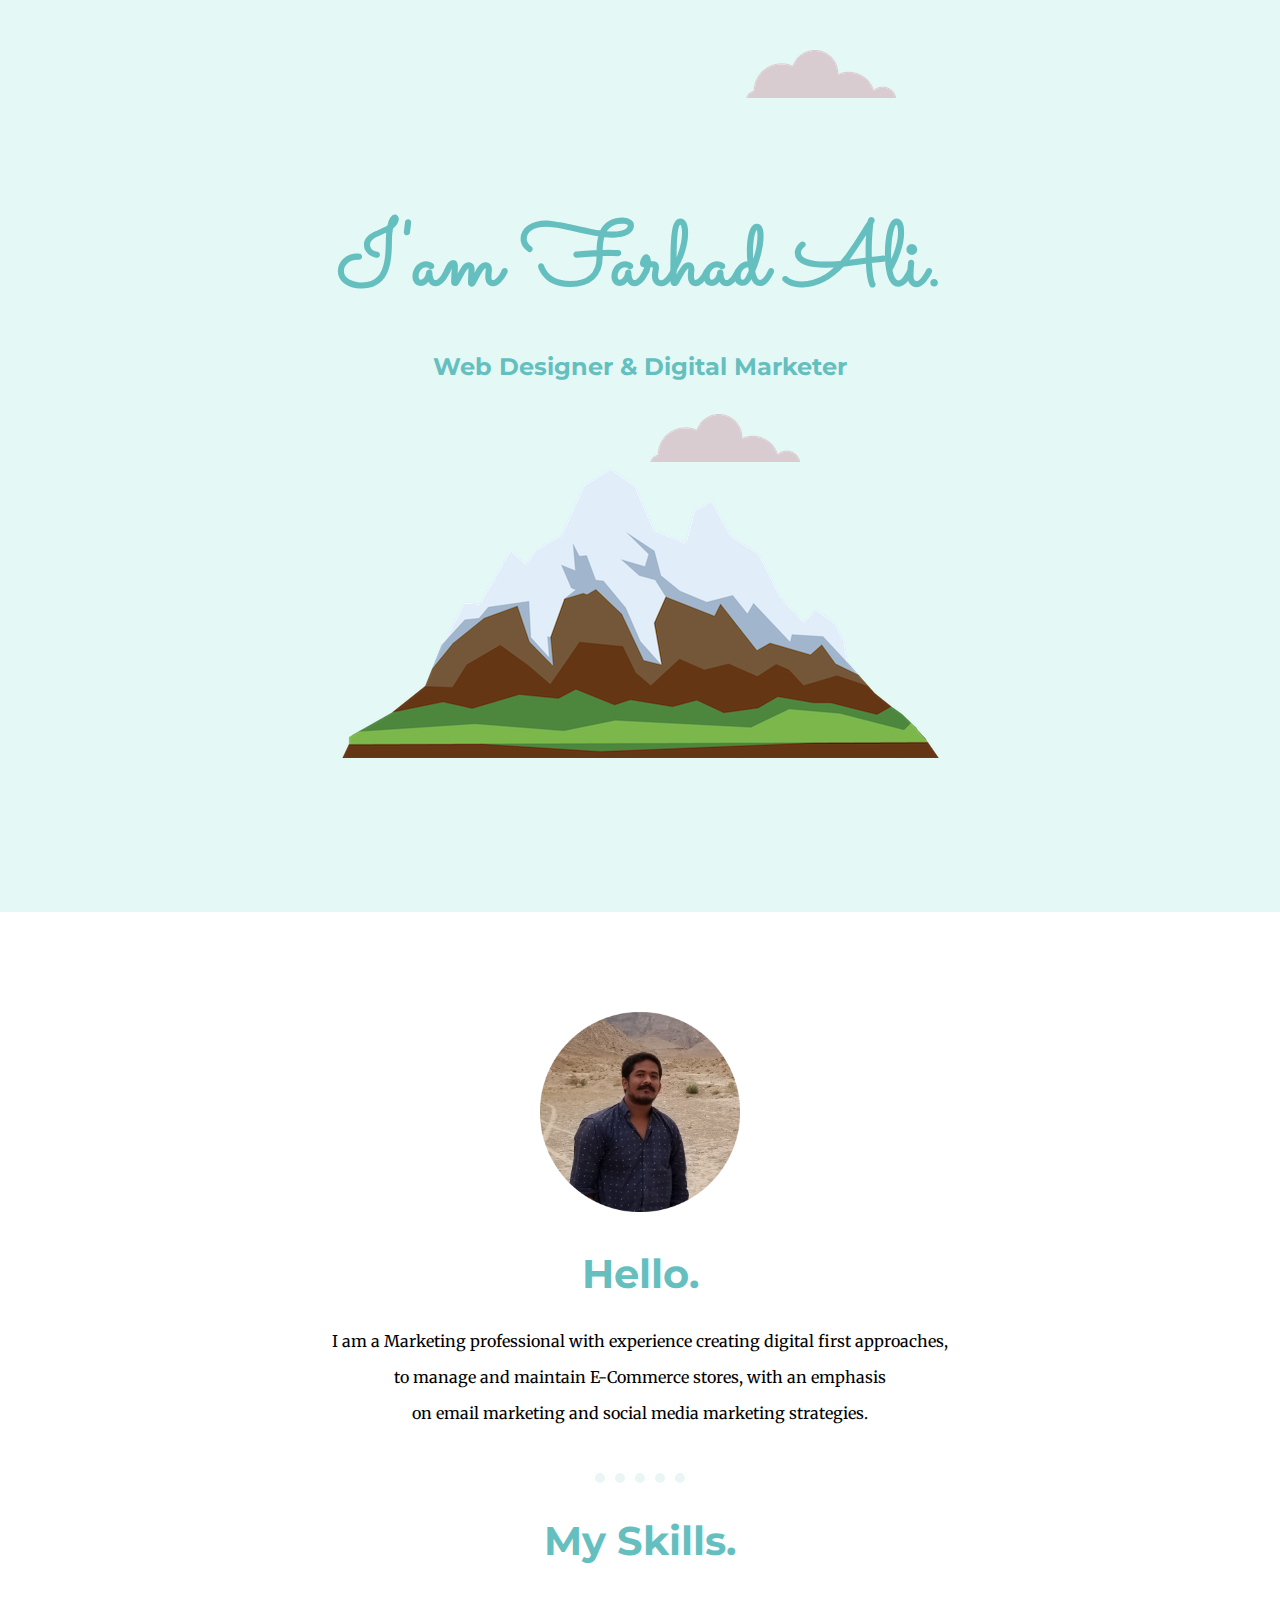
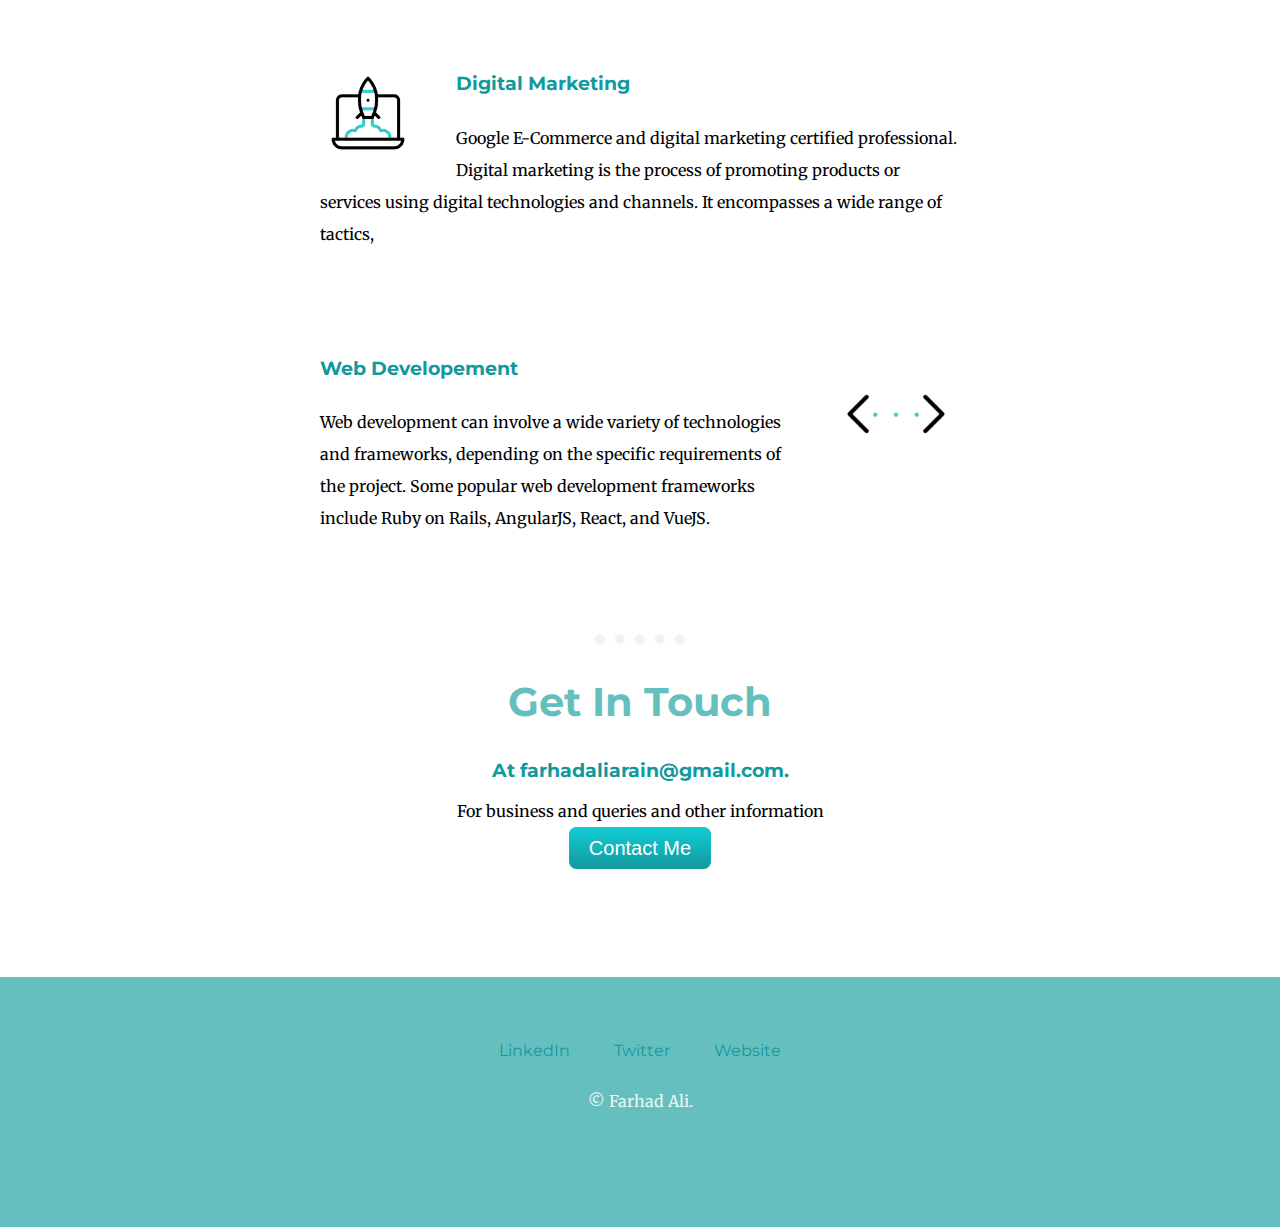
<file: index.html>
<!DOCTYPE html>
<html lang="e">
    <head>
        <meta charset="utf-8">
        <link rel="stylesheet" href="css\styles.css">
        <link rel="icon" href="favicon.ico">
        <link rel="preconnect" href="https://fonts.googleapis.com">
        <link rel="preconnect" href="https://fonts.gstatic.com" crossorigin>
        <link href="https://fonts.googleapis.com/css2?family=Merriweather&family=Montserrat:wght@300&family=Sacramento&display=swap" rel="stylesheet">

        <title>
            Farhad Ali
        </title>
    </head>
    <body>
        <div class="top-container">
        <img src="site image\cloud.png" alt="Cloud image" class="cloud1">  
            <h1 class="far">I'am Farhad Ali.</h1>
        <h2 class="webh2">Web Designer & Digital Marketer</h2>
        <img src="site image\cloud.png" alt="cloud image" class="cloud2">
        <img src="site image\mountain.png" alt="mountain image" class="mountain">
        </div>
        <div class="middle-container">
            <div class="profile">
              <img src="images\20200807_191452-modified.png" alt="Farhad Ali" class="imgfar">
              <h2>Hello.</h2>
              <p>I am a Marketing professional with experience creating digital first approaches,</p><p>to manage and maintain E-Commerce stores, with an emphasis</p> <p>on email marketing and social media marketing strategies.</p>
            </div>
            <hr>
            <div class="skills">
              <h2>My Skills.</h2>
              <div class="skill-row">
                <img class="imgskill" src="images\startup.gif" alt="skills img">
                <h3>Digital Marketing</h3>
                <p> Google E-Commerce and digital marketing certified professional. Digital marketing is the process of promoting products or services using digital technologies and channels. It encompasses a wide range of tactics,</p>
              </div>
              <div class="skill-row">
                <img class="imgdev" src="images\responsive.gif" alt="webdev">
                <h3>Web Developement</h3>
                <p>Web development can involve a wide variety of technologies and frameworks, depending on the specific requirements of the project. Some popular web development frameworks include Ruby on Rails, AngularJS, React, and VueJS.</p>
              </div>
            </div>
            <hr>
            <div class="contact-me">
              <h2>Get In Touch</h2>
              <h3>At farhadaliarain@gmail.com.</h3>
              <p>For business and queries and other information</p>
              <a class="btn" href="mailto:name@email.com">Contact Me</a>
            </div>
          </div>
          
          
          <div class="bottom-container">
            <a class="footer-link" href="https://linkedin.com/in/farhad-ali-101688195/">LinkedIn</a>
            <a class="footer-link" href="https://twitter.com/farhad_arain">Twitter</a>
            <a class="footer-link" href="https://www.fiverr.com/farhadaliarain/manage-facebook-advertisement-and-google-advertisement">Website</a>
            <p class="par">© Farhad Ali.</p>
          </div>
    </body>
</html>
</file>
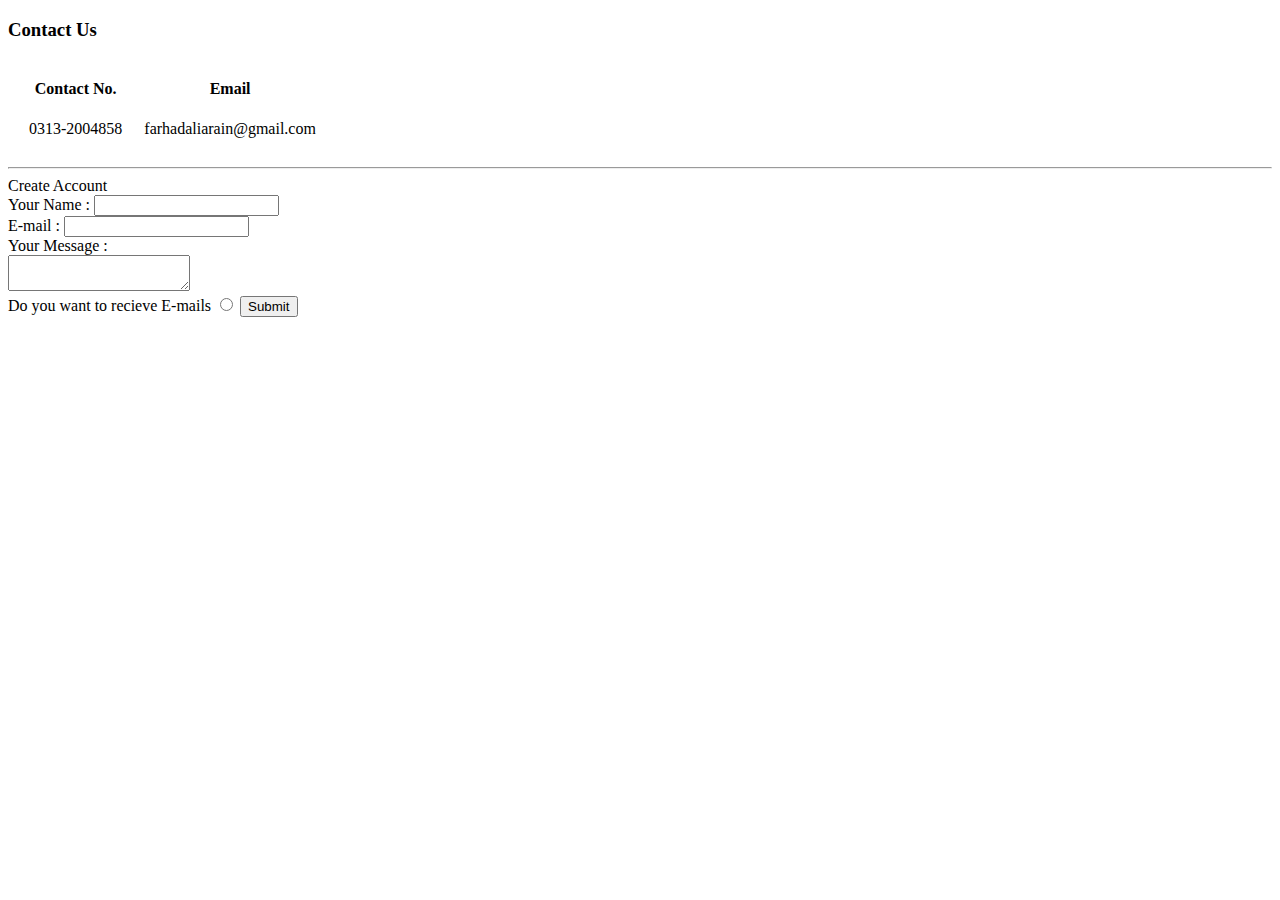
<file: Contact Us.html>
<!DOCTYPE html>
<html lang="e">
    <head>
        <meta charset="utf-8">
        <title>
            Contact Us
        </title>
    </head>
    <body>
       <h3>Contact Us</h3>
       <Table cellspacing="20">
        <thead>
            <tr>
                <th>Contact No.</th>
                <th>Email</th>
            </tr>
        </thead>
        <tbody>
            <tr>
                <td>0313-2004858</td>
                <td>farhadaliarain@gmail.com</td>
            </tr>
        </tbody>
       </Table>
       <hr>
       <form action="D:\Web Developement\HTML\Personal.html" method="post" enctype="text/plain">
        <label for="">Create Account</label><br>
        <label for="">Your Name :</label>
        <input type="text" name="Yourname" value=""><br>
        <label for="">E-mail :</label>
        <input type="email" name="Youremail" id=""><br>
        <label for="">Your Message :</label><br>
        <textarea name="Yourmessage" id="" cols="" rows=""></textarea><br>
        <label for="">Do you want to recieve E-mails</label>
        <input type="radio" name="" id="">
        <input type="Submit" name="" id="">
       </form>      
    </body>
</html>
</file>
